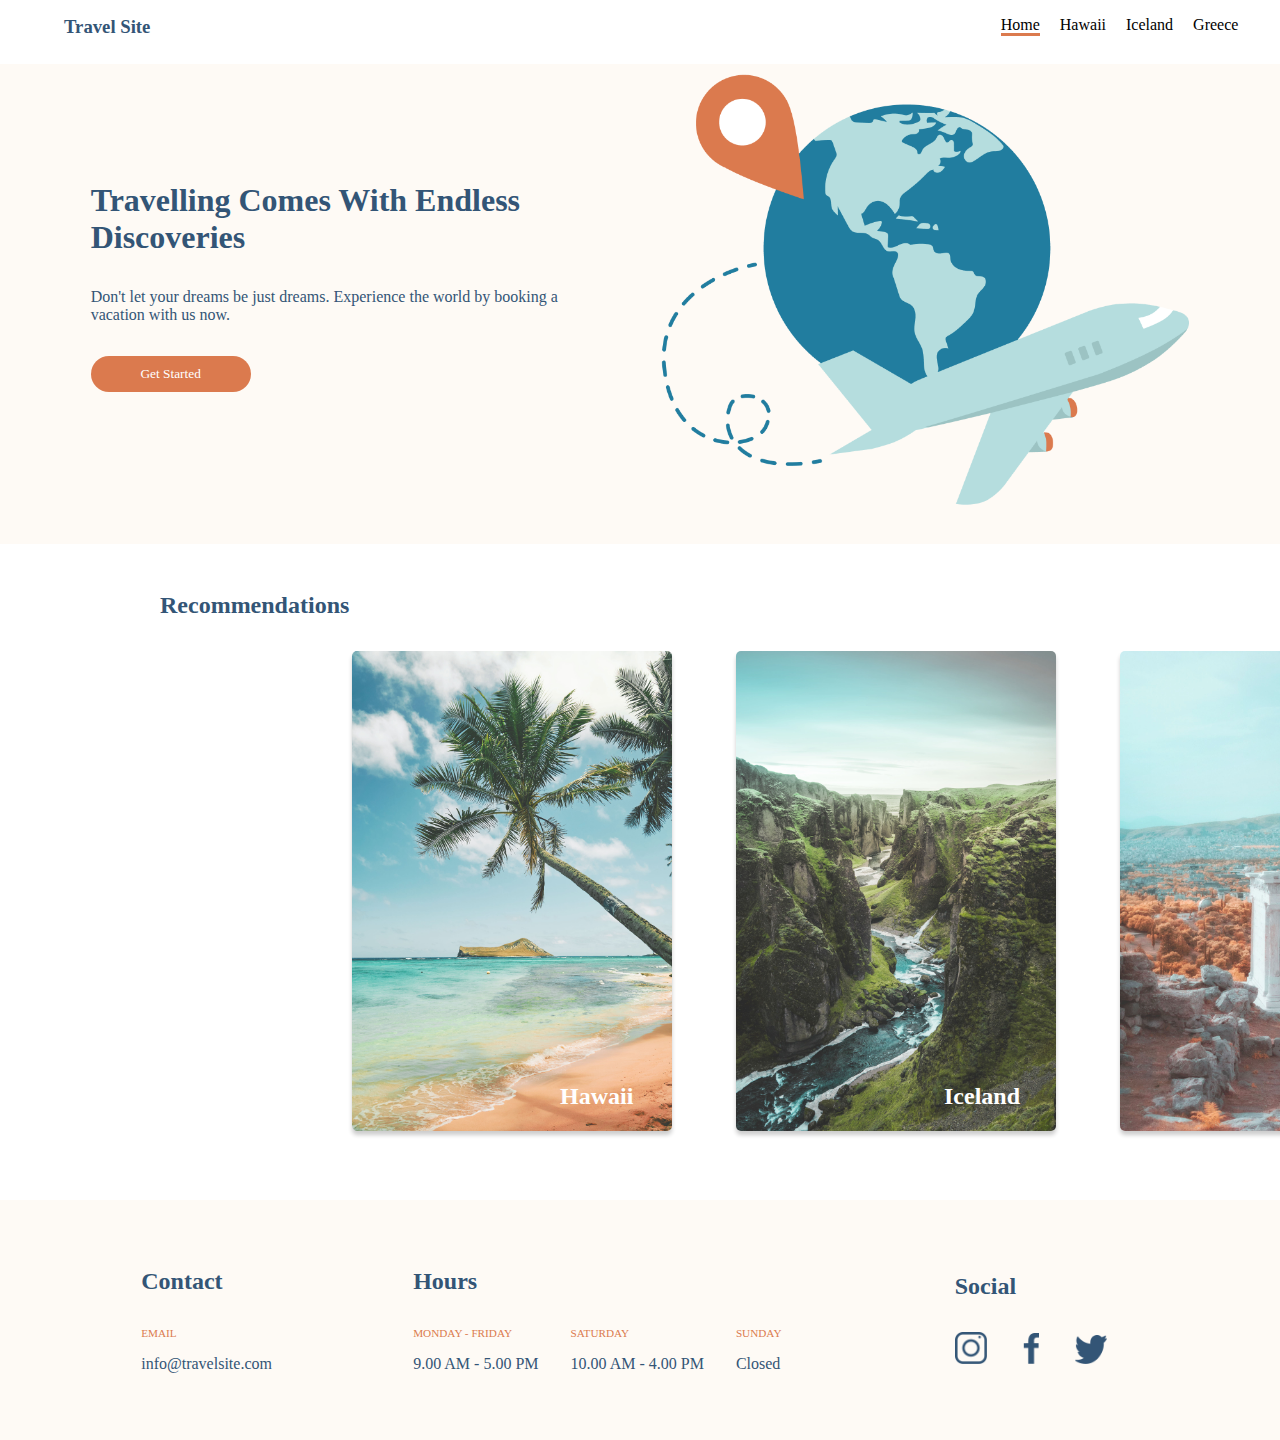
<file: index.html>
<!DOCTYPE html>
<html lang="en">
  <head>
    <meta charset="UTF-8" />
    <meta http-equiv="X-UA-Compatible" content="IE=edge" />
    <meta name="viewport" content="width=device-width, initial-scale=1.0" />
    <title>Travel Site</title>
    <link rel="stylesheet" href="./css/global.css" type="text/css" />
    <link href="./css/main.css" rel="stylesheet" type="text/css" />
  </head>
  <body>
    <!-- This is the Header -->
    <header>
      <!-- This is the Main Logo -->
      <nav role="Navigation" aria-label="Navigation Bar" class="header-logo">
        <div class="header-navigation">
          <h3><a href="./index.html">Travel Site </a></h3>
          <div class="header-navigation__link">
            <!-- These are the top nav links on the right side -->
            <ul>
              <li role="Navigation" aria-label="Home Link">
                <a href="./index.html" class="active">Home</a>
              </li>
              <li role="Navigation" aria-label="Hawaii Page Link">
                <a href="./pages/hawaii.html">Hawaii</a>
              </li>
              <li role="Navigation" aria-label="Iceland Page Link">
                <a href="./pages/iceland.html">Iceland</a>
              </li>
              <li role="Navigation" aria-label="Greece Page Link">
                <a href="./pages/greece.html">Greece</a>
              </li>
            </ul>
          </div>
        </div>
      </nav>
    </header>
    <!-- This is the main hero section -->
    <div class="hero">
      <main role="Main" aria-label="Main Section" class="hero-main">
        <div class="hero-content">
          <h1>Travelling Comes With Endless Discoveries</h1>
          <p>
            Don't let your dreams be just dreams. Experience the world by
            booking a vacation with us now.
          </p>
          <button role="button" aria-label="Get started button">
            <a href="./pages/form.html"> Get Started</a>
          </button>
        </div>
        <div class="hero-image">
          <img
            src="./assets/Images/hero.png"
            alt="a world globe with a aeroplane and location pin logo"
          />
        </div>
      </main>
    </div>
    <!-- This is a recommendations card section -->
    <div class="recommendations">
      <section
        role="section"
        aria-label="Recommendations section"
        class="recommendations-section"
      >
        <h2>Recommendations</h2>
        <div class="card">
          <div class="card-image">
            <img
              src="./assets/Images/hawaii.jpg"
              alt="beach with palm tree slanting"
            />
            <a href="./pages/hawaii.html"><h2>Hawaii</h2></a>
          </div>
          <div class="card-image">
            <img
              src="./assets/Images/iceland.jpg"
              alt="river running between huge green mountains"
            />
            <a href="./pages/iceland.html"><h2>Iceland</h2></a>
          </div>
          <div class="card-image">
            <img src="./assets/Images/greece.jpg" alt="white walls and rock" />
            <a href="./pages/greece.html"><h2>Greece</h2></a>
          </div>
        </div>
      </section>
    </div>
    <!-- This is the footer -->
    <footer role="footer" aria-label="footer content" class="footer">
      <!-- Contact footer -->
      <div class="footer__contact">
        <h2>Contact</h2>
        <p class="footer__para">email</p>
        <p class="footer-time">info@travelsite.com</p>
      </div>
      <!-- Hours footer -->
      <div>
        <h2>Hours</h2>
        <div class="footer__hours">
          <div class="footer__hours-para">
            <p class="footer__para">monday - friday</p>
            <p class="footer-time">9.00 AM - 5.00 PM</p>
          </div>
          <div class="footer__hours-para">
            <p class="footer__para">saturday</p>
            <p class="footer-time">10.00 AM - 4.00 PM</p>
          </div>
          <div class="footer__hours-para">
            <p class="footer__para">sunday</p>
            <p class="footer-time">Closed</p>
          </div>
        </div>
      </div>
      <!-- Social footer -->
      <div class="footer__social">
        <h2>Social</h2>
        <a href="https://www.instagram.com"
          ><img
            src="./assets/Icons/icon-instagram.png"
            alt="instagram icon"
            class="social-icon"
        /></a>
        <a href="https://www.facebook.com"
          ><img
            src="./assets/Icons/icon-facebook.png"
            alt="facebook icon"
            class="social-icon facebook"
        /></a>
        <a href="https://www.twitter.com"
          ><img
            src="./assets/Icons/icon-twitter.png"
            alt="twitter icon"
            class="social-icon"
        /></a>
      </div>
    </footer>
  </body>
</html>
</file>
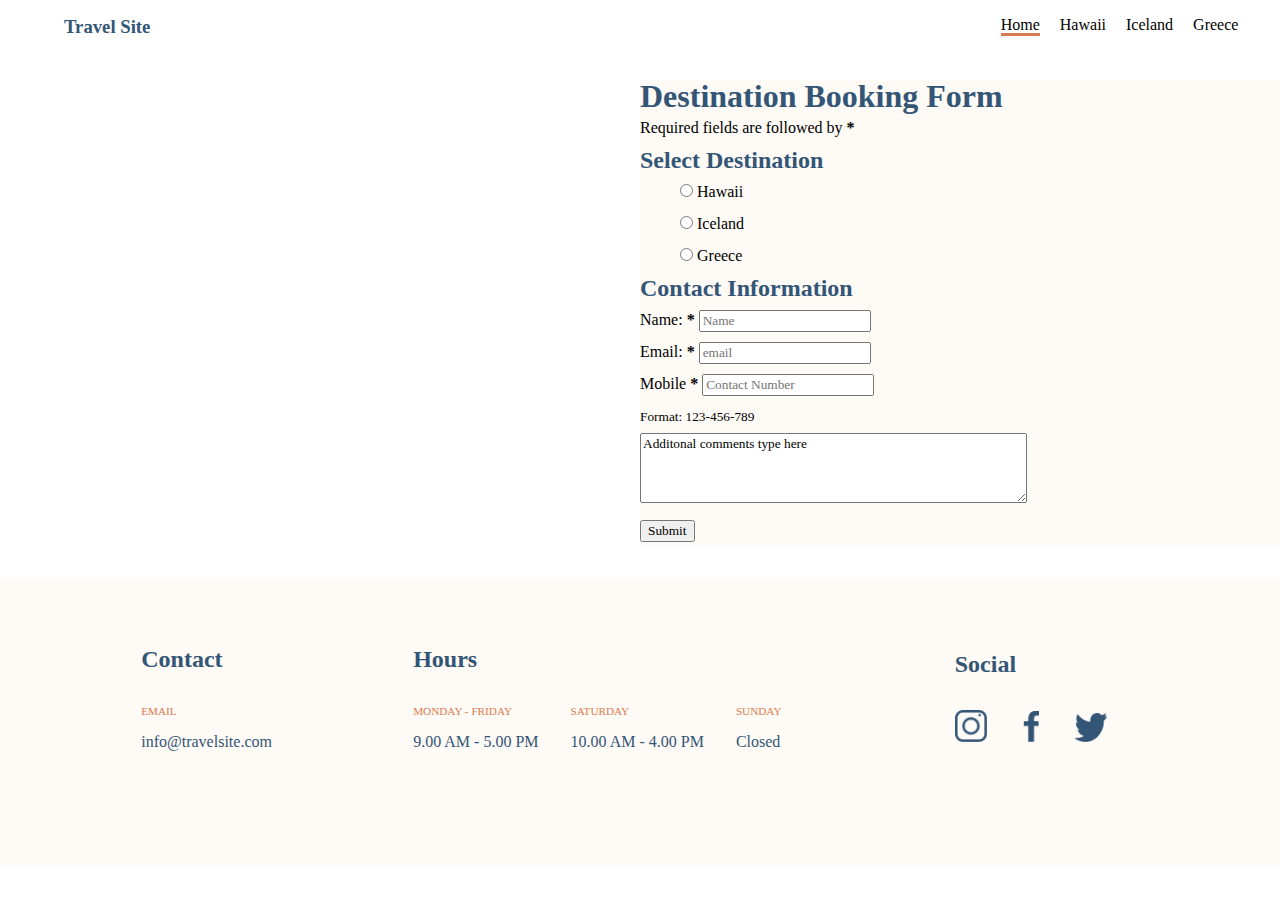
<file: pages/form.html>
<!DOCTYPE html>
<html lang="en">
  <head>
    <meta charset="UTF-8" />
    <meta http-equiv="X-UA-Compatible" content="IE=edge" />
    <meta name="viewport" content="width=device-width, initial-scale=1.0" />
    <title>Travel Site</title>
    <link href="../css/global.css" rel="stylesheet" type="text/CSS" />
    <link href="../css/main.css" rel="stylesheet" type="text/CSS" />
    <link href="../css/form.css" rel="stylesheet" type="text/CSS" />
  </head>
  <body>
    <!-- This is the Header -->
    <header>
      <!-- This is the Main Logo -->
      <nav role="Navigation" aria-label="Navigation Bar" class="header-logo">
        <div class="header-navigation">
          <h3><a href="./index.html">Travel Site </a></h3>
          <div class="header-navigation__link">
            <!-- These are the top nav links on the right side -->
            <ul>
              <li role="Navigation" aria-label="Home Link">
                <a href="../index.html" class="active">Home</a>
              </li>
              <li role="Navigation" aria-label="Hawaii Page Link">
                <a href="./hawaii.html">Hawaii</a>
              </li>
              <li role="Navigation" aria-label="Iceland Page Link">
                <a href="./iceland.html">Iceland</a>
              </li>
              <li role="Navigation" aria-label="Greece Page Link">
                <a href="./greece.html">Greece</a>
              </li>
            </ul>
          </div>
        </div>
      </nav>
    </header>
    <!--This is the form  -->
    <form class="main-form">
      <h1>Destination Booking Form</h1>
      <div>
        <p>
          Required fields are followed by
          <strong><span aria-label="Required">*</span></strong>
        </p>
      </div>
      <section>
        <div>
          <h2>Select Destination</h2>
          <ul>
            <li>
              <label for="title_1">
                <input type="radio" id="title_1" name="title" value="H" />
                Hawaii
              </label>
            </li>
            <li>
              <label for="title_1">
                <input type="radio" id="title_2" name="title" value="I" />
                Iceland
              </label>
            </li>
            <li>
              <label for="title_1">
                <input type="radio" id="title_3" name="title" value="G" />
                Greece
              </label>
            </li>
          </ul>
        </div>
        <div>
          <h2>Contact Information</h2>
          <p>
            <label for="name">
              <span>Name:</span>
              <strong><span aria-label="required">*</span></strong>
            </label>
            <input type="text" id="name" name="name" placeholder="Name" />
          </p>
          <p>
            <label for="mail">
              <span>Email:</span>
              <strong><span aria-label="required">*</span></strong>
            </label>
            <input type="email" id="mail" name="usermail" placeholder="email" />
          </p>
          <p>
            <label for="phone">
              <span>Mobile</span>
              <strong><span aria-label="required">*</span></strong>
            </label>
            <input
              type="tel"
              id="phone"
              name="phone"
              placeholder="Contact Number"
              pattern="[0-9]{3}-[0-9]{3}-[0-9]{3}"
            />
            <br /><small>Format: 123-456-789</small>
          </p>
        </div>
        <div>
          <textarea rows="4" cols="50" name="comment" form="usrform">
Additonal comments type here</textarea
          >
        </div>
        <input type="submit" />
      </section>
    </form>

    <!-- This is the footer -->
    <footer role="footer" aria-label="footer content" class="footer">
      <!-- Contact footer -->
      <div class="footer__contact">
        <h2>Contact</h2>
        <p class="footer__para">email</p>
        <p class="footer-time">info@travelsite.com</p>
      </div>
      <!-- Hours footer -->
      <div>
        <h2>Hours</h2>
        <div class="footer__hours">
          <div class="footer__hours-para">
            <p class="footer__para">monday - friday</p>
            <p class="footer-time">9.00 AM - 5.00 PM</p>
          </div>
          <div class="footer__hours-para">
            <p class="footer__para">saturday</p>
            <p class="footer-time">10.00 AM - 4.00 PM</p>
          </div>
          <div class="footer__hours-para">
            <p class="footer__para">sunday</p>
            <p class="footer-time">Closed</p>
          </div>
        </div>
      </div>
      <!-- Social footer -->
      <div class="footer__social">
        <h2>Social</h2>
        <a href="https://www.instagram.com"
          ><img
            src="../assets/Icons/icon-instagram.png"
            alt="instagram icon"
            class="social-icon"
        /></a>
        <a href="https://www.facebook.com"
          ><img
            src="../assets/Icons/icon-facebook.png"
            alt="facebook icon"
            class="social-icon facebook"
        /></a>
        <a href="https://www.twitter.com"
          ><img
            src="../assets/Icons/icon-twitter.png"
            alt="twitter icon"
            class="social-icon"
        /></a>
      </div>
    </footer>
  </body>
</html>
</file>
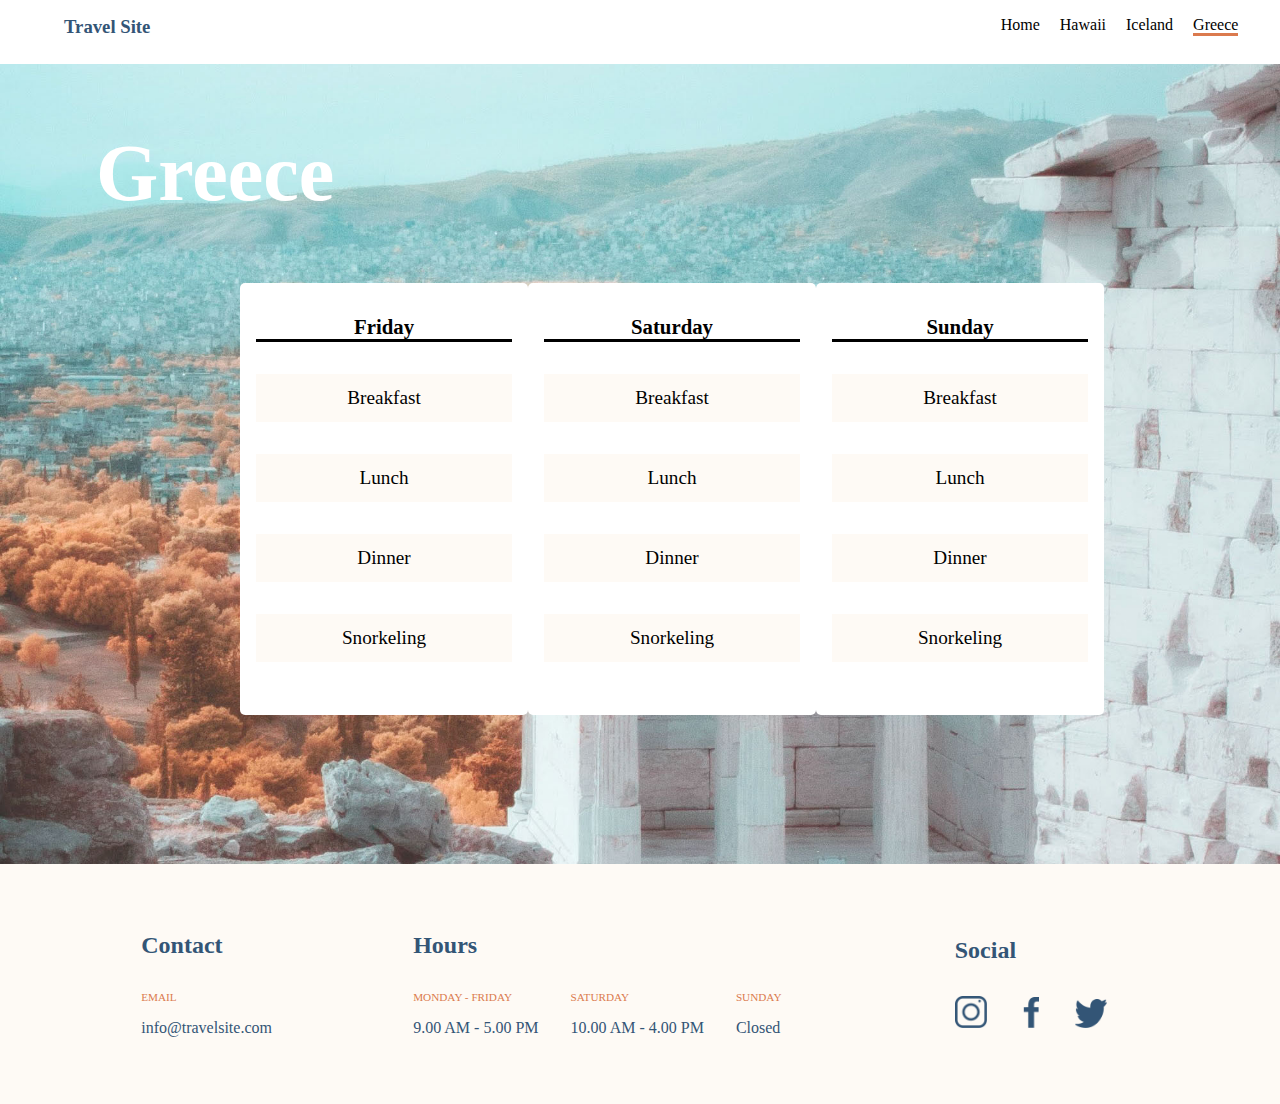
<file: pages/greece.html>
<!DOCTYPE html>
<html lang="en">
  <head>
    <meta charset="UTF-8" />
    <meta http-equiv="X-UA-Compatible" content="IE=edge" />
    <meta name="viewport" content="width=device-width, initial-scale=1.0" />
    <title>Travel Site</title>
    <link rel="stylesheet" href="../css/global.css" type="text/CSS" />
    <link rel="stylesheet" href="../css/destination.css" type="text/CSS" />
  </head>
  <body>
    <!-- This is the Header -->
    <!-- This is the Header -->
    <header>
      <!-- This is the Main Logo -->
      <nav role="Navigation" aria-label="Navigation Bar" class="header-logo">
        <div class="header-navigation">
          <h3><a href="./index.html">Travel Site </a></h3>
          <div class="header-navigation__link">
            <!-- These are the top nav links on the right side -->
            <ul>
              <li role="Navigation" aria-label="Home Link">
                <a href="../index.html">Home</a>
              </li>
              <li role="Navigation" aria-label="Hawaii Page Link">
                <a href="./hawaii.html">Hawaii</a>
              </li>
              <li role="Navigation" aria-label="Iceland Page Link">
                <a href="./iceland.html">Iceland</a>
              </li>
              <li role="Navigation" aria-label="Greece Page Link">
                <a href="./greece.html" class="active">Greece</a>
              </li>
            </ul>
          </div>
        </div>
      </nav>
    </header>
    <!-- This is the main section -->
    <section role="Greece Page" aria-label="Greece Itinerary">
      <div class="main-destination" id="main-destination__Greece">
        <h1>Greece</h1>
        <!-- Friday -->
        <div class="card-destination">
          <div class="card-destination__iternary">
            <div class="card-destination__day">
              <h4>Friday</h4>
            </div>
            <div class="card-destination__list">
              <ul>
                <li>Breakfast</li>
                <li>Lunch</li>
                <li>Dinner</li>
                <li>Snorkeling</li>
              </ul>
            </div>
          </div>
          <!-- Saturday -->
          <div class="card-destination__iternary">
            <div class="card-destination__day">
              <h4>Saturday</h4>
            </div>
            <div class="card-destination__list">
              <ul>
                <li>Breakfast</li>
                <li>Lunch</li>
                <li>Dinner</li>
                <li>Snorkeling</li>
              </ul>
            </div>
          </div>
          <!-- Sunday -->
          <div class="card-destination__iternary">
            <div class="card-destination__day">
              <h4>Sunday</h4>
            </div>
            <div class="card-destination__list">
              <ul>
                <li>Breakfast</li>
                <li>Lunch</li>
                <li>Dinner</li>
                <li>Snorkeling</li>
              </ul>
            </div>
          </div>
        </div>
      </div>
    </section>
    <!-- This is the footer -->
    <footer role="footer" aria-label="footer content" class="footer">
      <!-- Contact footer -->
      <div class="footer__contact">
        <h2>Contact</h2>
        <p class="footer__para">email</p>
        <p class="footer-time">info@travelsite.com</p>
      </div>
      <!-- Hours footer -->
      <div>
        <h2>Hours</h2>
        <div class="footer__hours">
          <div class="footer__hours-para">
            <p class="footer__para">monday - friday</p>
            <p class="footer-time">9.00 AM - 5.00 PM</p>
          </div>
          <div class="footer__hours-para">
            <p class="footer__para">saturday</p>
            <p class="footer-time">10.00 AM - 4.00 PM</p>
          </div>
          <div class="footer__hours-para">
            <p class="footer__para">sunday</p>
            <p class="footer-time">Closed</p>
          </div>
        </div>
      </div>
      <!-- Social footer -->
      <div class="footer__social">
        <h2>Social</h2>
        <a href="https://www.instagram.com"
          ><img
            src="../assets/Icons/icon-instagram.png"
            alt="instagram icon"
            class="social-icon"
        /></a>
        <a href="https://www.facebook.com"
          ><img
            src="../assets/Icons/icon-facebook.png"
            alt="facebook icon"
            class="social-icon facebook"
        /></a>
        <a href="https://www.twitter.com"
          ><img
            src="../assets/Icons/icon-twitter.png"
            alt="twitter icon"
            class="social-icon"
        /></a>
      </div>
    </footer>
  </body>
</html>
</file>
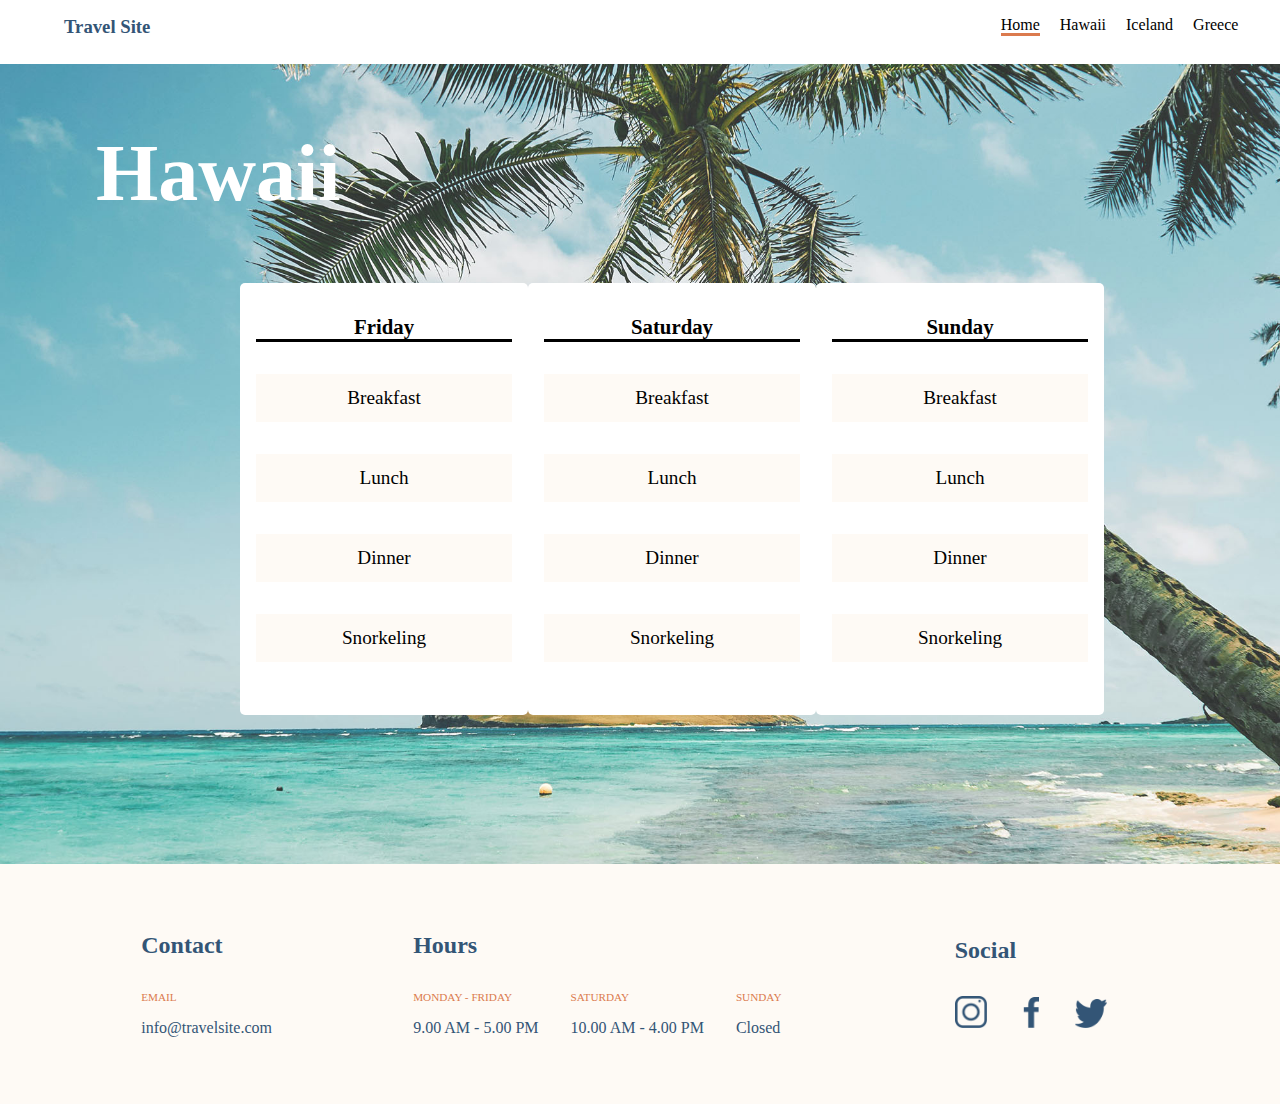
<file: pages/hawaii.html>
<!DOCTYPE html>
<html lang="en">
  <head>
    <meta charset="UTF-8" />
    <meta http-equiv="X-UA-Compatible" content="IE=edge" />
    <meta name="viewport" content="width=device-width, initial-scale=1.0" />
    <title>Travel Site</title>
    <link href="../css/global.css" rel="stylesheet" type="text/CSS" />
    <link href="../css/destination.css" rel="stylesheet" type="text/CSS" />
  </head>
  <body>
    <!-- This is the Header -->
    <header>
      <!-- This is the Main Logo -->
      <nav role="Navigation" aria-label="Navigation Bar" class="header-logo">
        <div class="header-navigation">
          <h3><a href="./index.html">Travel Site </a></h3>
          <div class="header-navigation__link">
            <!-- These are the top nav links on the right side -->
            <ul>
              <li role="Navigation" aria-label="Home Link">
                <a href="../index.html" class="active">Home</a>
              </li>
              <li role="Navigation" aria-label="Hawaii Page Link">
                <a href="./hawaii.html">Hawaii</a>
              </li>
              <li role="Navigation" aria-label="Iceland Page Link">
                <a href="./iceland.html">Iceland</a>
              </li>
              <li role="Navigation" aria-label="Greece Page Link">
                <a href="./greece.html">Greece</a>
              </li>
            </ul>
          </div>
        </div>
      </nav>
    </header>
    <!-- This is the main section -->
    <section role="Hawaii Page" aria-label="Hawaii Itinerary">
      <div class="main-destination">
        <h1>Hawaii</h1>
        <!-- Friday -->
        <div class="card-destination">
          <div class="card-destination__iternary">
            <div class="card-destination__day">
              <h4>Friday</h4>
            </div>
            <div class="card-destination__list">
              <ul>
                <li>Breakfast</li>
                <li>Lunch</li>
                <li>Dinner</li>
                <li>Snorkeling</li>
              </ul>
            </div>
          </div>
          <!-- Saturday -->
          <div class="card-destination__iternary">
            <div class="card-destination__day">
              <h4>Saturday</h4>
            </div>
            <div class="card-destination__list">
              <ul>
                <li>Breakfast</li>
                <li>Lunch</li>
                <li>Dinner</li>
                <li>Snorkeling</li>
              </ul>
            </div>
          </div>
          <!-- Sunday -->
          <div class="card-destination__iternary">
            <div class="card-destination__day">
              <h4>Sunday</h4>
            </div>
            <div class="card-destination__list">
              <ul>
                <li>Breakfast</li>
                <li>Lunch</li>
                <li>Dinner</li>
                <li>Snorkeling</li>
              </ul>
            </div>
          </div>
        </div>
      </div>
    </section>
    <!-- This is the footer -->
    <footer role="footer" aria-label="footer content" class="footer">
      <!-- Contact footer -->
      <div class="footer__contact">
        <h2>Contact</h2>
        <p class="footer__para">email</p>
        <p class="footer-time">info@travelsite.com</p>
      </div>
      <!-- Hours footer -->
      <div>
        <h2>Hours</h2>
        <div class="footer__hours">
          <div class="footer__hours-para">
            <p class="footer__para">monday - friday</p>
            <p class="footer-time">9.00 AM - 5.00 PM</p>
          </div>
          <div class="footer__hours-para">
            <p class="footer__para">saturday</p>
            <p class="footer-time">10.00 AM - 4.00 PM</p>
          </div>
          <div class="footer__hours-para">
            <p class="footer__para">sunday</p>
            <p class="footer-time">Closed</p>
          </div>
        </div>
      </div>
      <!-- Social footer -->
      <div class="footer__social">
        <h2>Social</h2>
        <a href="https://www.instagram.com"
          ><img
            src="../assets/Icons/icon-instagram.png"
            alt="instagram icon"
            class="social-icon"
        /></a>
        <a href="https://www.facebook.com"
          ><img
            src="../assets/Icons/icon-facebook.png"
            alt="facebook icon"
            class="social-icon facebook"
        /></a>
        <a href="https://www.twitter.com"
          ><img
            src="../assets/Icons/icon-twitter.png"
            alt="twitter icon"
            class="social-icon"
        /></a>
      </div>
    </footer>
  </body>
</html>
</file>
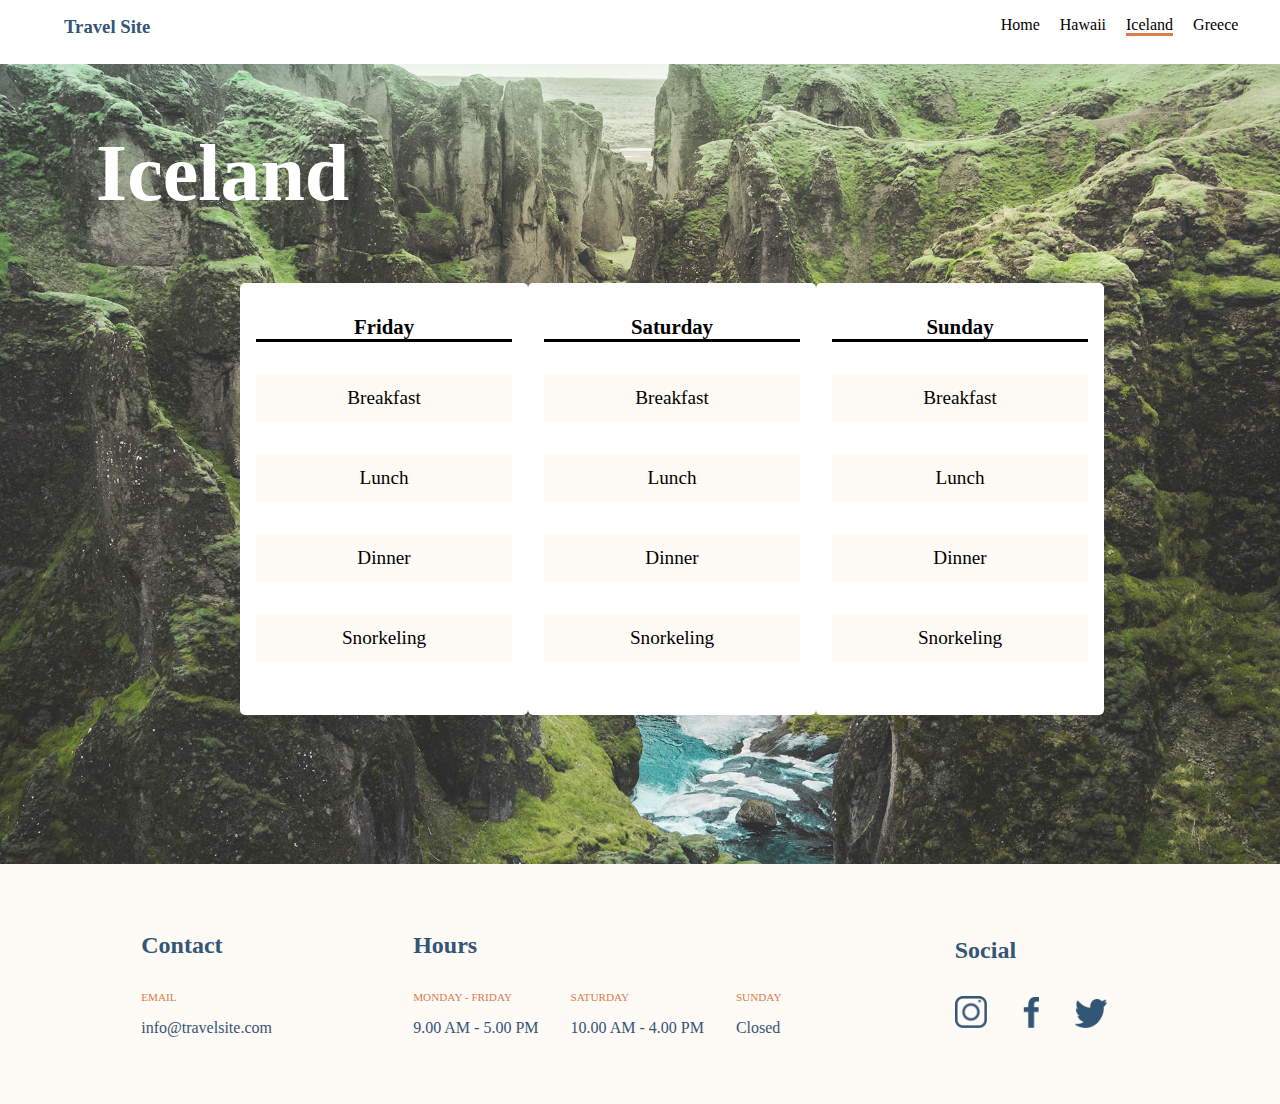
<file: pages/iceland.html>
<!DOCTYPE html>
<html lang="en">
  <head>
    <meta charset="UTF-8" />
    <meta http-equiv="X-UA-Compatible" content="IE=edge" />
    <meta name="viewport" content="width=device-width, initial-scale=1.0" />
    <title>Travel Site</title>
    <link href="../css/global.css" rel="stylesheet" type="text/CSS" />
    <link href="../css/destination.css" rel="stylesheet" type="text/CSS" />
  </head>
  <body>
    <!-- This is the Header -->
    <header>
      <!-- This is the Main Logo -->
      <nav role="Navigation" aria-label="Navigation Bar" class="header-logo">
        <div class="header-navigation">
          <h3><a href="./index.html">Travel Site </a></h3>
          <div class="header-navigation__link">
            <!-- These are the top nav links on the right side -->
            <ul>
              <li role="Navigation" aria-label="Home Link">
                <a href="../index.html">Home</a>
              </li>
              <li role="Navigation" aria-label="Hawaii Page Link">
                <a href="./hawaii.html">Hawaii</a>
              </li>
              <li role="Navigation" aria-label="Iceland Page Link">
                <a href="./iceland.html" class="active">Iceland</a>
              </li>
              <li role="Navigation" aria-label="Greece Page Link">
                <a href="./greece.html">Greece</a>
              </li>
            </ul>
          </div>
        </div>
      </nav>
    </header>
    <!-- This is the main section -->
    <section role="Iceland Page" aria-label="Iceland Itinerary">
      <div class="main-destination" id="main-destination__Iceland">
        <h1>Iceland</h1>
        <!-- Friday -->
        <div class="card-destination">
          <div class="card-destination__iternary">
            <div class="card-destination__day">
              <h4>Friday</h4>
            </div>
            <div class="card-destination__list">
              <ul>
                <li>Breakfast</li>
                <li>Lunch</li>
                <li>Dinner</li>
                <li>Snorkeling</li>
              </ul>
            </div>
          </div>
          <!-- Saturday -->
          <div class="card-destination__iternary">
            <div class="card-destination__day">
              <h4>Saturday</h4>
            </div>
            <div class="card-destination__list">
              <ul>
                <li>Breakfast</li>
                <li>Lunch</li>
                <li>Dinner</li>
                <li>Snorkeling</li>
              </ul>
            </div>
          </div>
          <!-- Sunday -->
          <div class="card-destination__iternary">
            <div class="card-destination__day">
              <h4>Sunday</h4>
            </div>
            <div class="card-destination__list">
              <ul>
                <li>Breakfast</li>
                <li>Lunch</li>
                <li>Dinner</li>
                <li>Snorkeling</li>
              </ul>
            </div>
          </div>
        </div>
      </div>
    </section>
    <!-- This is the footer -->
    <footer role="footer" aria-label="footer content" class="footer">
      <!-- Contact footer -->
      <div class="footer__contact">
        <h2>Contact</h2>
        <p class="footer__para">email</p>
        <p class="footer-time">info@travelsite.com</p>
      </div>
      <!-- Hours footer -->
      <div>
        <h2>Hours</h2>
        <div class="footer__hours">
          <div class="footer__hours-para">
            <p class="footer__para">monday - friday</p>
            <p class="footer-time">9.00 AM - 5.00 PM</p>
          </div>
          <div class="footer__hours-para">
            <p class="footer__para">saturday</p>
            <p class="footer-time">10.00 AM - 4.00 PM</p>
          </div>
          <div class="footer__hours-para">
            <p class="footer__para">sunday</p>
            <p class="footer-time">Closed</p>
          </div>
        </div>
      </div>
      <!-- Social footer -->
      <div class="footer__social">
        <h2>Social</h2>
        <a href="https://www.instagram.com"
          ><img
            src="../assets/Icons/icon-instagram.png"
            alt="instagram icon"
            class="social-icon"
        /></a>
        <a href="https://www.facebook.com"
          ><img
            src="../assets/Icons/icon-facebook.png"
            alt="facebook icon"
            class="social-icon facebook"
        /></a>
        <a href="https://www.twitter.com"
          ><img
            src="../assets/Icons/icon-twitter.png"
            alt="twitter icon"
            class="social-icon"
        /></a>
      </div>
    </footer>
  </body>
</html>
</file>
<file: css/global.css>
/* Variables */
/* Mixins */
* {
  margin: 0;
  font-family: verdana;
}

.header-navigation {
  display: flex;
  background-color: #ffffff;
  justify-content: space-between;
  padding: 1rem 4rem 0;
  position: fixed;
  top: 0;
  width: 93%;
  z-index: 99;
}
.header-navigation__link li {
  list-style-type: none;
  display: inline;
  padding-right: 1rem;
}
.header-navigation__link li a {
  text-decoration: none;
  color: black;
}
.header-navigation__link li .active {
  border-bottom: 3px solid #db7a4e;
}
.header-navigation__link li :hover {
  border-bottom: 3px solid #db7a4e;
}
.header-navigation a {
  text-decoration: none;
  color: #335576;
}

/*Footer Styles*/
.footer__social img:hover {
  opacity: 0.8;
  transform: scale(1.5);
  transition: all 0.3s;
}
</file>
<file: css/main.css>
/* Variables */
/* Mixins */
* {
  margin: 0;
  font-family: verdana;
}

.header-navigation {
  display: flex;
  background-color: #ffffff;
  justify-content: space-between;
  padding: 1rem 4rem 0;
  position: fixed;
  top: 0;
  width: 93%;
  z-index: 99;
}
.header-navigation__link li {
  list-style-type: none;
  display: inline;
  padding-right: 1rem;
}
.header-navigation__link li a {
  text-decoration: none;
  color: black;
}
.header-navigation__link li .active {
  border-bottom: 3px solid #db7a4e;
}
.header-navigation__link li :hover {
  border-bottom: 3px solid #db7a4e;
}
.header-navigation a {
  text-decoration: none;
  color: #335576;
}

/*Footer Styles*/
.footer__social img:hover {
  opacity: 0.8;
  transform: scale(1.5);
  transition: all 0.3s;
}

/*Hero Section*/
.hero {
  background-color: #fefaf5;
  margin-top: 4rem;
  height: 30rem;
}
.hero .hero-content {
  color: #335576;
  align-self: center;
  width: 30rem;
}
.hero .hero-content h1 {
  padding-bottom: 2rem;
}
.hero .hero-content p {
  padding-bottom: 2rem;
}

.hero-image img {
  width: 33rem;
}

.hero-main {
  display: flex;
  justify-content: space-evenly;
}

button {
  background-color: #db7a4e;
  border-radius: 20px;
  border: none;
  width: 10rem;
  padding: 10px 10px;
}
button a {
  text-decoration: none;
  color: #ffffff;
}

button:hover {
  transform: translateY(4px);
}

.recommendations {
  height: 35rem;
  padding: 3rem 10rem;
}
.recommendations h2 {
  color: #335576;
}

.card {
  display: flex;
  padding: 2rem 10rem;
  justify-content: center;
  justify-content: space-evenly;
}
.card img {
  width: 20rem;
  box-shadow: 0px 4px 4px rgba(0, 0, 0, 0.2);
  border-radius: 5px;
}
.card .card-image {
  position: relative;
  padding: 0 2rem;
}
.card .card-image a::before {
  content: "";
  position: absolute;
  top: 0px;
  right: 0px;
  bottom: 0px;
  left: 0px;
}
.card .card-image h2 {
  position: absolute;
  top: 27rem;
  left: 15rem;
  color: #ffffff;
}

.card-image:hover {
  opacity: 0.5;
  transform: scale(1.05);
  transition: all 0.3s;
}

/*Footer Section*/
.footer {
  height: 15rem;
  background-color: #fefaf5;
  display: flex;
  justify-content: space-evenly;
  align-items: center;
}
.footer h2 {
  color: #335576;
  padding-bottom: 2rem;
}
.footer .footer__para {
  text-transform: uppercase;
  font-size: 0.7rem;
  color: #db7a4e;
  padding-bottom: 1rem;
}
.footer .footer__hours {
  display: flex;
}
.footer .footer__hours-para {
  padding-right: 2rem;
}
.footer .footer-time {
  color: #335576;
}

.social-icon {
  width: 2rem;
  padding-right: 2rem;
}

.facebook {
  width: 1rem;
}

@media (max-width: 768px) {
  .hero {
    width: -moz-fit-content;
    width: fit-content;
    margin: auto;
    padding-top: 5rem;
    padding-left: 2rem;
  }
  .hero-image img {
    width: 20rem;
  }
}
@media only screen and (min-width: 320px) and (max-width: 480px) {
  .header-navigation {
    display: block;
    align-items: center;
    padding: 0;
    width: 100%;
  }
  .hero {
    width: 100%;
  }
  .hero-image img {
    width: 10rem;
  }
  .recommendations-section {
    display: block;
    padding: 0;
    margin: 0;
  }
  .card {
    display: flex;
    flex-direction: column;
    width: 100%;
    padding-left: 0;
    padding-right: 0;
    align-self: flex-start;
  }
  .recommendations,
  .card-image,
  .hero {
    padding-left: 0;
    padding-right: 0;
  }
  .footer {
    display: flex;
    flex-wrap: wrap;
    position: absolute;
    top: 135rem;
    width: 100%;
    height: 25rem;
    justify-content: left;
  }
}
</file>
<file: css/form.css>
.main-form {
  margin-top: 5rem;
  width: 40rem;
  margin-left: 40rem;
  line-height: 2rem;
  background-color: #fefaf5;
  margin-bottom: 2rem;
}

h2,
h1 {
  color: #335576;
}

div ul li {
  list-style-type: none;
}

.footer {
  padding-bottom: 3rem;
}
</file>
<file: css/destination.css>
/* Variables */
/* Mixins */
* {
  margin: 0;
  font-family: verdana;
}

.header-navigation {
  display: flex;
  background-color: #ffffff;
  justify-content: space-between;
  padding: 1rem 4rem 0;
  position: fixed;
  top: 0;
  width: 93%;
  z-index: 99;
}
.header-navigation__link li {
  list-style-type: none;
  display: inline;
  padding-right: 1rem;
}
.header-navigation__link li a {
  text-decoration: none;
  color: black;
}
.header-navigation__link li .active {
  border-bottom: 3px solid #db7a4e;
}
.header-navigation__link li :hover {
  border-bottom: 3px solid #db7a4e;
}
.header-navigation a {
  text-decoration: none;
  color: #335576;
}

/*Footer Styles*/
.footer__social img:hover {
  opacity: 0.8;
  transform: scale(1.5);
  transition: all 0.3s;
}

.hero {
  background-color: #fefaf5;
  margin-top: 4rem;
  height: 30rem;
}
.hero .hero-content {
  color: #335576;
  align-self: center;
  width: 30rem;
}
.hero .hero-content h1 {
  padding-bottom: 2rem;
}
.hero .hero-content p {
  padding-bottom: 2rem;
}

.hero-image img {
  width: 33rem;
}

.hero-main {
  display: flex;
  justify-content: space-evenly;
}

button {
  background-color: #db7a4e;
  border-radius: 20px;
  border: none;
  width: 10rem;
  padding: 10px 10px;
}
button a {
  text-decoration: none;
  color: #ffffff;
}

button:hover {
  transform: translateY(4px);
}

.recommendations {
  height: 35rem;
  padding: 3rem 10rem;
}
.recommendations h2 {
  color: #335576;
}

.card {
  display: flex;
  padding: 2rem 10rem;
  justify-content: center;
  justify-content: space-evenly;
}
.card img {
  width: 20rem;
  box-shadow: 0px 4px 4px rgba(0, 0, 0, 0.2);
  border-radius: 5px;
}
.card .card-image {
  position: relative;
  padding: 0 2rem;
}
.card .card-image a::before {
  content: "";
  position: absolute;
  top: 0px;
  right: 0px;
  bottom: 0px;
  left: 0px;
}
.card .card-image h2 {
  position: absolute;
  top: 27rem;
  left: 15rem;
  color: #ffffff;
}

.card-image:hover {
  opacity: 0.5;
  transform: scale(1.05);
  transition: all 0.3s;
}

/*Footer Section*/
.footer {
  height: 15rem;
  background-color: #fefaf5;
  display: flex;
  justify-content: space-evenly;
  align-items: center;
}
.footer h2 {
  color: #335576;
  padding-bottom: 2rem;
}
.footer .footer__para {
  text-transform: uppercase;
  font-size: 0.7rem;
  color: #db7a4e;
  padding-bottom: 1rem;
}
.footer .footer__hours {
  display: flex;
}
.footer .footer__hours-para {
  padding-right: 2rem;
}
.footer .footer-time {
  color: #335576;
}

.social-icon {
  width: 2rem;
  padding-right: 2rem;
}

.facebook {
  width: 1rem;
}

@media (max-width: 768px) {
  .hero {
    width: -moz-fit-content;
    width: fit-content;
    margin: auto;
    padding-top: 5rem;
    padding-left: 2rem;
  }
  .hero-image img {
    width: 20rem;
  }
}
@media only screen and (min-width: 320px) and (max-width: 480px) {
  .header-navigation {
    display: block;
    align-items: center;
    padding: 0;
    width: 100%;
  }
  .hero {
    width: 100%;
  }
  .hero-image img {
    width: 10rem;
  }
  .recommendations-section {
    display: block;
    padding: 0;
    margin: 0;
  }
  .card {
    display: flex;
    flex-direction: column;
    width: 100%;
    padding-left: 0;
    padding-right: 0;
    align-self: flex-start;
  }
  .recommendations,
  .card-image,
  .hero {
    padding-left: 0;
    padding-right: 0;
  }
  .footer {
    display: flex;
    flex-wrap: wrap;
    position: absolute;
    top: 135rem;
    width: 100%;
    height: 25rem;
    justify-content: left;
  }
}
.main-destination {
  margin-top: 4rem;
  background-size: cover;
  background-repeat: no-repeat;
  background-position: 50% 50%;
  background-image: url(../assets/Images/hawaii.jpg);
  height: 50rem;
  background-image: url(../assets/Images/hawaii.jpg);
}
.main-destination h1 {
  font-size: 5rem;
  color: #ffffff;
  padding: 4rem 0 4rem 6rem;
}

.card-destination {
  display: flex;
  justify-content: space-evenly;
  padding: 0 15rem;
}
.card-destination__iternary {
  display: flex;
  flex-direction: column;
  height: 25rem;
  width: 16rem;
  background-color: #ffffff;
  padding: 1rem;
  border-radius: 5px;
}
.card-destination__day {
  text-align: center;
  font-size: 1.3rem;
  border-bottom: 3px solid black;
  padding: 1rem 1rem 0 1rem;
}
.card-destination__list ul {
  padding: 0;
}
.card-destination__list ul li {
  list-style: none;
  margin-top: 2rem;
  background-color: #fefaf5;
  font-size: 1.2rem;
  width: 16rem;
  height: 3rem;
  text-align: center;
  line-height: 3rem;
}

#main-destination__Iceland {
  background-image: url(../assets/Images/iceland.jpg);
}

#main-destination__Greece {
  background-image: url(../assets/Images/greece.jpg);
}

.card-destination__iternary:hover {
  opacity: 0.8;
  transform: scale(1.05);
  transition: all 0.3s;
}

/*Media Queries*/
@media only screen and (min-width: 320px) and (max-width: 480px) {
  .header-logo,
  .main-destination,
  .footer {
    padding: 0;
    margin: 0;
    width: 100%;
  }
  .header-navigation {
    display: block;
    align-items: center;
    padding: 0;
    width: 100%;
  }
  .card-destination {
    display: flex;
    flex-direction: column;
    padding: 0;
    margin: 0;
    width: 100%;
    align-items: center;
  }
  .main-destination {
    height: 100%;
  }
  .main-destination h1 {
    padding-left: 0;
    padding-right: 0;
  }
  .footer {
    margin-top: 0;
    position: absolute;
    top: 95.1rem;
  }
}
</file>
